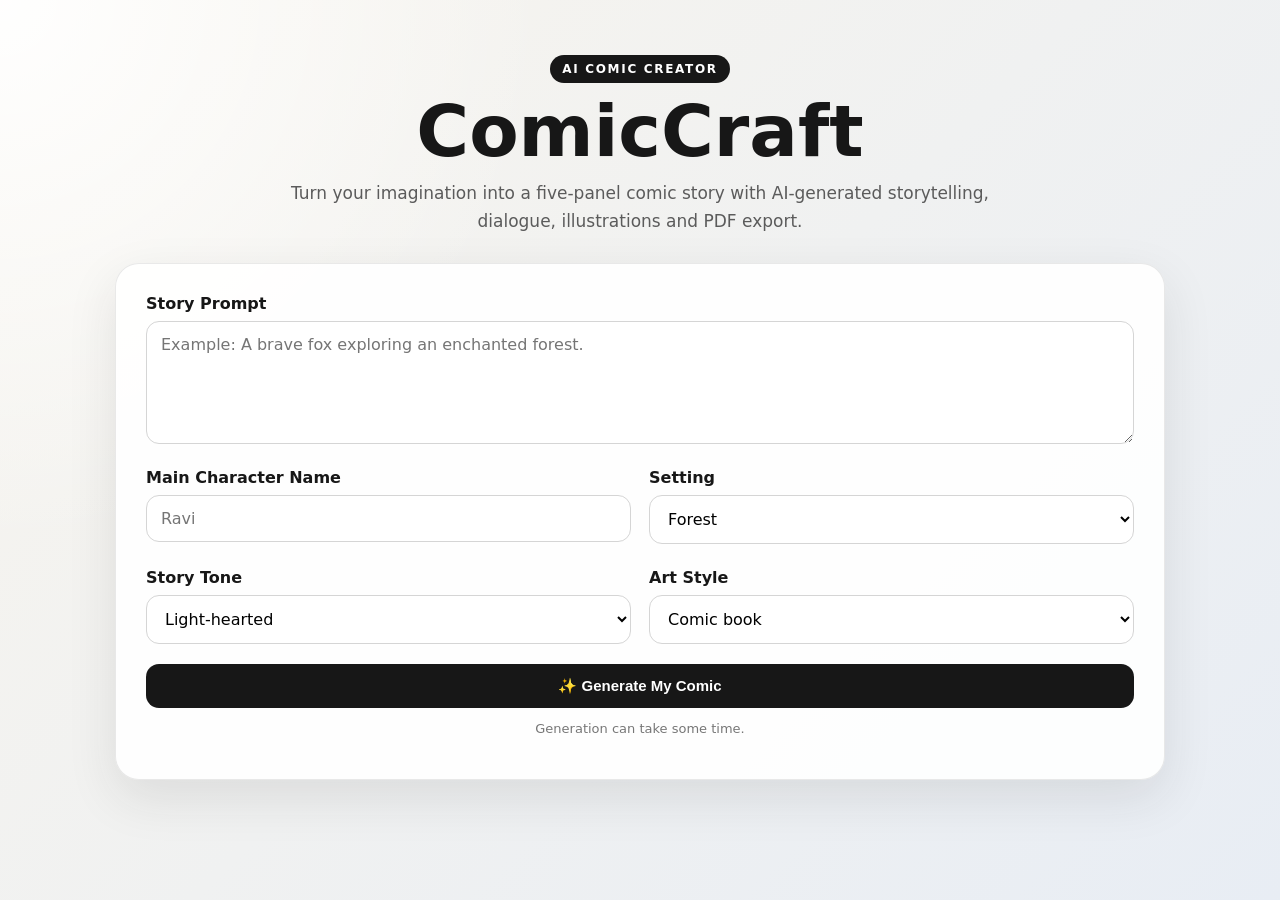
<file: templates/index.html>
<!DOCTYPE html>

<html lang="en">

<head>

    <meta charset="UTF-8">

    <meta
        name="viewport"
        content="width=device-width, initial-scale=1.0"
    >

    <title>
        ComicCraft - AI Comic Creator
    </title>

    <link
        rel="stylesheet"
        href="/static/css/style.css"
    >

</head>


<body>

<main class="page-shell">

    <section class="hero">

        <div class="badge">
            AI COMIC CREATOR
        </div>

        <h1>
            ComicCraft
        </h1>

        <p>
            Turn your imagination into a
            five-panel comic story with
            AI-generated storytelling,
            dialogue, illustrations and PDF export.
        </p>

    </section>


    <section class="card">

        <form
            action="/generate"
            method="post"
            id="comic-form"
        >

            <label for="story_prompt">
                Story Prompt
            </label>

            <textarea
                id="story_prompt"
                name="story_prompt"
                rows="5"
                required
                placeholder="Example: A brave fox exploring an enchanted forest."
            ></textarea>


            <div class="grid">


                <div>

                    <label for="character_name">
                        Main Character Name
                    </label>

                    <input
                        id="character_name"
                        name="character_name"
                        required
                        placeholder="Ravi"
                    >

                </div>


                <div>

                    <label for="setting">
                        Setting
                    </label>

                    <select
                        id="setting"
                        name="setting"
                    >

                        <option>
                            Forest
                        </option>

                        <option>
                            School
                        </option>

                        <option>
                            City
                        </option>

                        <option>
                            Space
                        </option>

                        <option>
                            Beach
                        </option>

                        <option>
                            Enchanted Kingdom
                        </option>

                    </select>

                </div>


                <div>

                    <label for="tone">
                        Story Tone
                    </label>

                    <select
                        id="tone"
                        name="tone"
                    >

                        <option>
                            Light-hearted
                        </option>

                        <option>
                            Dramatic
                        </option>

                        <option>
                            Poetic
                        </option>

                        <option>
                            Funny
                        </option>

                        <option>
                            Adventurous
                        </option>

                        <option>
                            Mysterious
                        </option>

                    </select>

                </div>


                <div>

                    <label for="art_style">
                        Art Style
                    </label>

                    <select
                        id="art_style"
                        name="art_style"
                    >

                        <option>
                            Comic book
                        </option>

                        <option>
                            Anime
                        </option>

                        <option>
                            Pixel art
                        </option>

                        <option>
                            Realistic
                        </option>

                        <option>
                            Watercolor
                        </option>

                        <option>
                            Graphic novel
                        </option>

                    </select>

                </div>


            </div>


            <button
                type="submit"
                class="primary-btn"
                id="generate-btn"
            >

                ✨ Generate My Comic

            </button>


            <p class="hint">

                Generation can take some time.

            </p>

        </form>

    </section>

</main>


<script
    src="/static/js/app.js"
></script>


</body>

</html>
</file>
<file: static/css/style.css>
* {
    box-sizing: border-box;
}


:root {

    font-family:
        Inter,
        system-ui,
        -apple-system,
        BlinkMacSystemFont,
        "Segoe UI",
        sans-serif;

    color: #171717;

    background: #f4f0e8;
}


body {

    margin: 0;

    min-height: 100vh;

    background:
        radial-gradient(
            circle at top left,
            rgba(255,255,255,.95),
            transparent 35%
        ),
        linear-gradient(
            135deg,
            #f8f5ee,
            #e8edf4
        );
}


.page-shell {

    width:
        min(
            1050px,
            calc(100% - 32px)
        );

    margin: 0 auto;

    padding: 55px 0;
}


.page-shell.wide {

    width:
        min(
            1180px,
            calc(100% - 28px)
        );
}


.hero {

    text-align: center;

    margin-bottom: 28px;
}


.badge {

    display: inline-block;

    font-size: 12px;

    font-weight: 800;

    letter-spacing: .14em;

    padding: 7px 12px;

    border-radius: 999px;

    background: #171717;

    color: #fff;
}


.hero h1,
.preview-header h1 {

    font-size:
        clamp(
            42px,
            7vw,
            72px
        );

    margin:
        14px 0 5px;

    line-height: .95;
}


.hero p,
.preview-header p {

    max-width: 700px;

    margin: 15px auto;

    color: #5b5b5b;

    font-size: 17px;

    line-height: 1.6;
}


.card,
.comic-panel,
.download-card,
.success-card,
.error-card {

    background:
        rgba(
            255,
            255,
            255,
            .9
        );

    border:
        1px solid
        rgba(
            20,
            20,
            20,
            .09
        );

    border-radius: 24px;

    box-shadow:
        0 18px 50px
        rgba(
            40,
            40,
            40,
            .10
        );
}


.card {

    padding: 30px;
}


label {

    display: block;

    font-weight: 800;

    margin:
        0 0 8px;
}


input,
textarea,
select {

    width: 100%;

    border:
        1px solid #d5d5d5;

    border-radius: 13px;

    padding: 13px 14px;

    font: inherit;

    background: #fff;

    margin-bottom: 20px;

    outline: none;
}


input:focus,
textarea:focus,
select:focus {

    border-color: #222;

    box-shadow:
        0 0 0 3px
        rgba(
            0,
            0,
            0,
            .06
        );
}


.grid {

    display: grid;

    grid-template-columns:
        repeat(2, 1fr);

    gap: 4px 18px;
}


.primary-btn,
.secondary-btn {

    display: inline-flex;

    justify-content: center;

    align-items: center;

    gap: 8px;

    text-decoration: none;

    border-radius: 13px;

    padding: 13px 19px;

    font-weight: 800;

    cursor: pointer;

    border: 0;

    font-size: 15px;
}


.primary-btn {

    width: 100%;

    background: #171717;

    color: #fff;
}


.secondary-btn {

    background: #fff;

    color: #171717;

    border:
        1px solid #d5d5d5;
}


.primary-btn:hover,
.secondary-btn:hover {

    transform:
        translateY(-1px);
}


.hint {

    color: #777;

    font-size: 13px;

    text-align: center;
}


.preview-header {

    display: flex;

    justify-content:
        space-between;

    align-items:
        flex-start;

    gap: 25px;

    margin-bottom: 30px;
}


.preview-header p {

    margin-left: 0;
}


.comic-grid {

    display: grid;

    grid-template-columns:
        repeat(2, 1fr);

    gap: 22px;
}


.comic-panel {

    overflow: hidden;
}


.comic-panel img {

    width: 100%;

    display: block;

    aspect-ratio: 1 / 1;

    object-fit: cover;

    background: #eee;
}


.panel-title {

    padding:
        20px 20px 8px;
}


.panel-title span {

    font-size: 12px;

    text-transform: uppercase;

    letter-spacing: .12em;

    font-weight: 900;

    color: #777;
}


.panel-title h2 {

    margin:
        5px 0 0;
}


.scene,
.story-block,
.dialogue {

    padding:
        0 20px;
}


.scene {

    color: #666;

    line-height: 1.5;
}


.story-block {

    margin:
        15px 0;
}


.story-block strong,
.dialogue strong {

    display: block;

    font-size: 12px;

    text-transform: uppercase;

    letter-spacing: .1em;
}


.story-block p,
.dialogue p {

    line-height: 1.55;
}


.dialogue {

    margin:
        15px 20px 22px;

    padding:
        13px 15px;

    border-radius: 14px;

    background: #f2f2f2;
}


.download-card {

    margin-top: 28px;

    padding: 28px;

    text-align: center;
}


.inline-btn {

    width: auto;
}


.text-link {

    display: inline-block;

    margin-left: 14px;

    color: #333;

    font-weight: 700;
}


.center-page {

    min-height: 100vh;

    display: grid;

    place-items: center;

    padding: 24px;
}


.success-card,
.error-card {

    width:
        min(
            600px,
            100%
        );

    text-align: center;

    padding: 45px;
}


.success-icon {

    width: 65px;

    height: 65px;

    margin: auto;

    display: grid;

    place-items: center;

    border-radius: 50%;

    background: #171717;

    color: white;

    font-size: 30px;

    font-weight: 900;
}


.error-card {

    border-color:
        #e0bcbc;
}


@media (max-width: 760px) {

    .grid,
    .comic-grid {

        grid-template-columns:
            1fr;
    }


    .preview-header {

        flex-direction:
            column;
    }


    .card {

        padding: 20px;
    }


    .primary-btn.inline-btn,
    .secondary-btn {

        width: 100%;
    }


    .text-link {

        margin:
            15px 0 0;
    }

}
</file>
